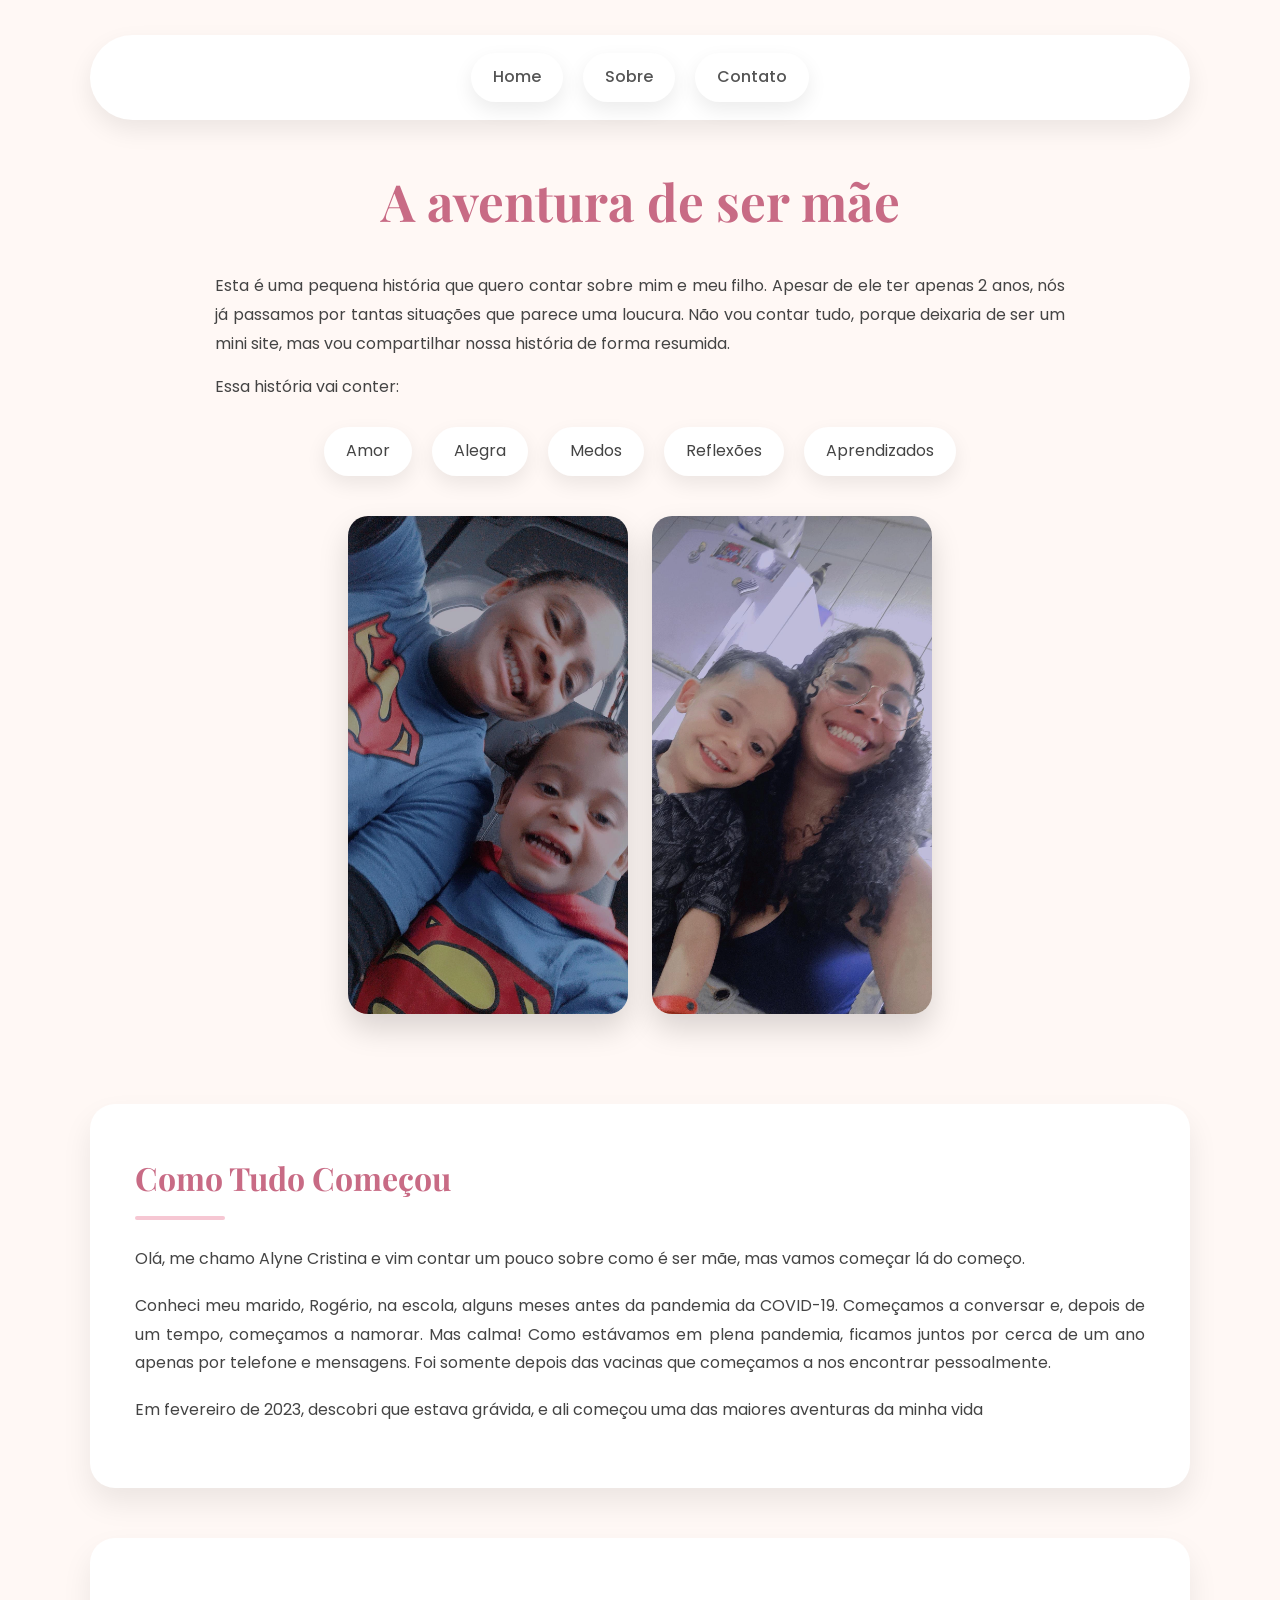
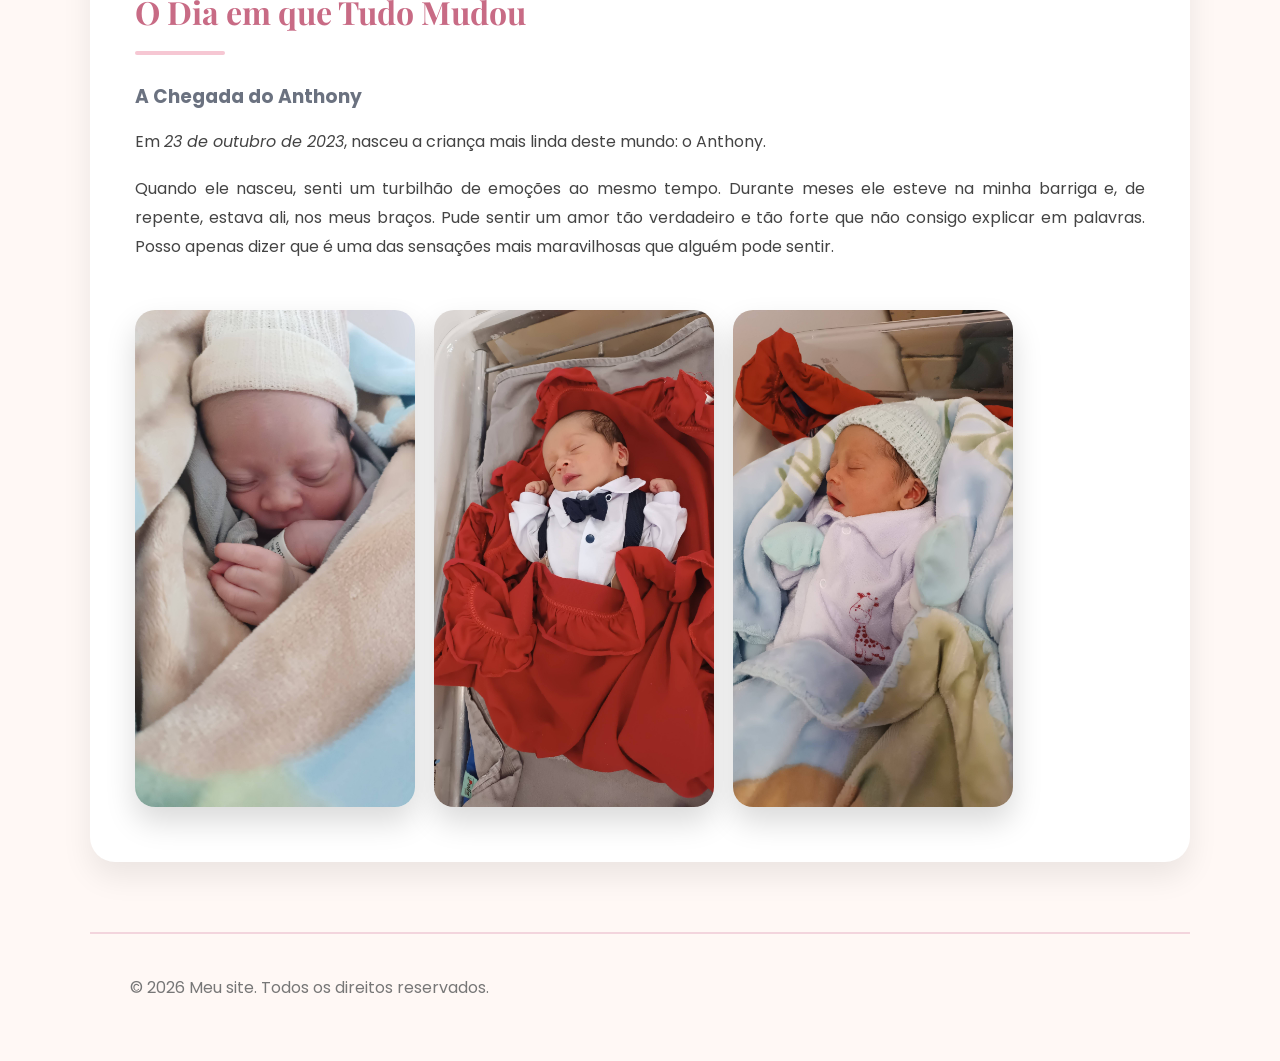
<file: index.html>
<!DOCTYPE html>

<html lang="pt-br">

<head>
    <meta charset="UTF-8">
    <meta name="viewport" content="width=device-width, initial-scale=1.0">
    <title>Alyne e Anthony</title>

    <link rel="preconnect" href="https://fonts.googleapis.com">
<link rel="preconnect" href="https://fonts.gstatic.com" crossorigin>
<link href="https://fonts.googleapis.com/css2?family=Playfair+Display:wght@600;700&family=Poppins:wght@300;400;500;600&display=swap" rel="stylesheet">

<link rel="stylesheet" href="assets/css/style.css">
</head>

<body>
    <article>
        <header>
        <nav>
            <ul>
                <li><a href="index.html">Home</a></li>
                <li><a href="sobre.html">Sobre</a></li>
                <li><a href="contato.html">Contato</a></li>
            </ul>
        </nav>

        <h1>A aventura de ser mãe</h1>
        <p>Esta é uma pequena história que quero contar sobre mim e meu filho. Apesar de ele ter apenas 2 anos, nós já passamos por tantas situações que parece uma loucura. Não vou contar tudo, porque deixaria de ser um mini site, mas vou compartilhar nossa história de forma resumida.</p>

        <p>Essa história vai conter:</p>
        <ul>
            <li>Amor</li>
            <li>Alegra</li>
            <li>Medos</li>
            <li>Reflexões</li>
            <li>Aprendizados</li>
        </ul>
        <img src="assets/img/anthony-heroi.webp" width="200" height="350">

        <img src="assets/img/mamae-anthony.webp" alt="Anthony e alyne sorrindo em uma selfie juntos" width="197" height="350">
        
        </header>

        <main>
            <section>
                <h2>Como Tudo Começou</h2>
                <p>Olá, me chamo Alyne Cristina e vim contar um pouco sobre como é ser mãe, mas vamos começar lá do começo.</p>

                <p>Conheci meu marido, Rogério, na escola, alguns meses antes da pandemia da COVID-19. Começamos a conversar e, depois de um tempo, começamos a namorar. Mas calma! Como estávamos em plena pandemia, ficamos juntos por cerca de um ano apenas por telefone e mensagens. Foi somente depois das vacinas que começamos a nos encontrar pessoalmente.</p>

                <p>Em fevereiro de 2023, descobri que estava grávida, e ali começou uma das maiores aventuras da minha vida</p>
            </section>

            <section>
                <h2>O Dia em que Tudo Mudou</h2>
                <h3>A Chegada do Anthony</h3>
                <p>Em <em>23 de outubro de 2023</em>, nasceu a criança mais linda deste mundo: o Anthony.</p>

                <p>Quando ele nasceu, senti um turbilhão de emoções ao mesmo tempo. Durante meses ele esteve na minha barriga e, de repente, estava ali, nos meus braços. Pude sentir um amor tão verdadeiro e tão forte que não consigo explicar em palavras. Posso apenas dizer que é uma das sensações mais maravilhosas que alguém pode sentir. </p>

            <img src="assets/img/anthony-recem-nascido.jpeg" alt="Anthony momentos depois de nascer" width="200" height="350">

            <img src="assets/img/anthony-saida-maternidade.jpeg" alt="Anthony momentos antes de sair de alta da maternidade" width="197" height="350">

            <img src="assets/img/anthony-bebe.jpeg" alt="Anthony 1 dia na maternidade" width="197" height="350">
            </section>

        </main>

        <footer>
            <p>&copy; 2026 Meu site. Todos os direitos reservados.</p>
        </footer>

    </article>
</body>

</html>
</file>
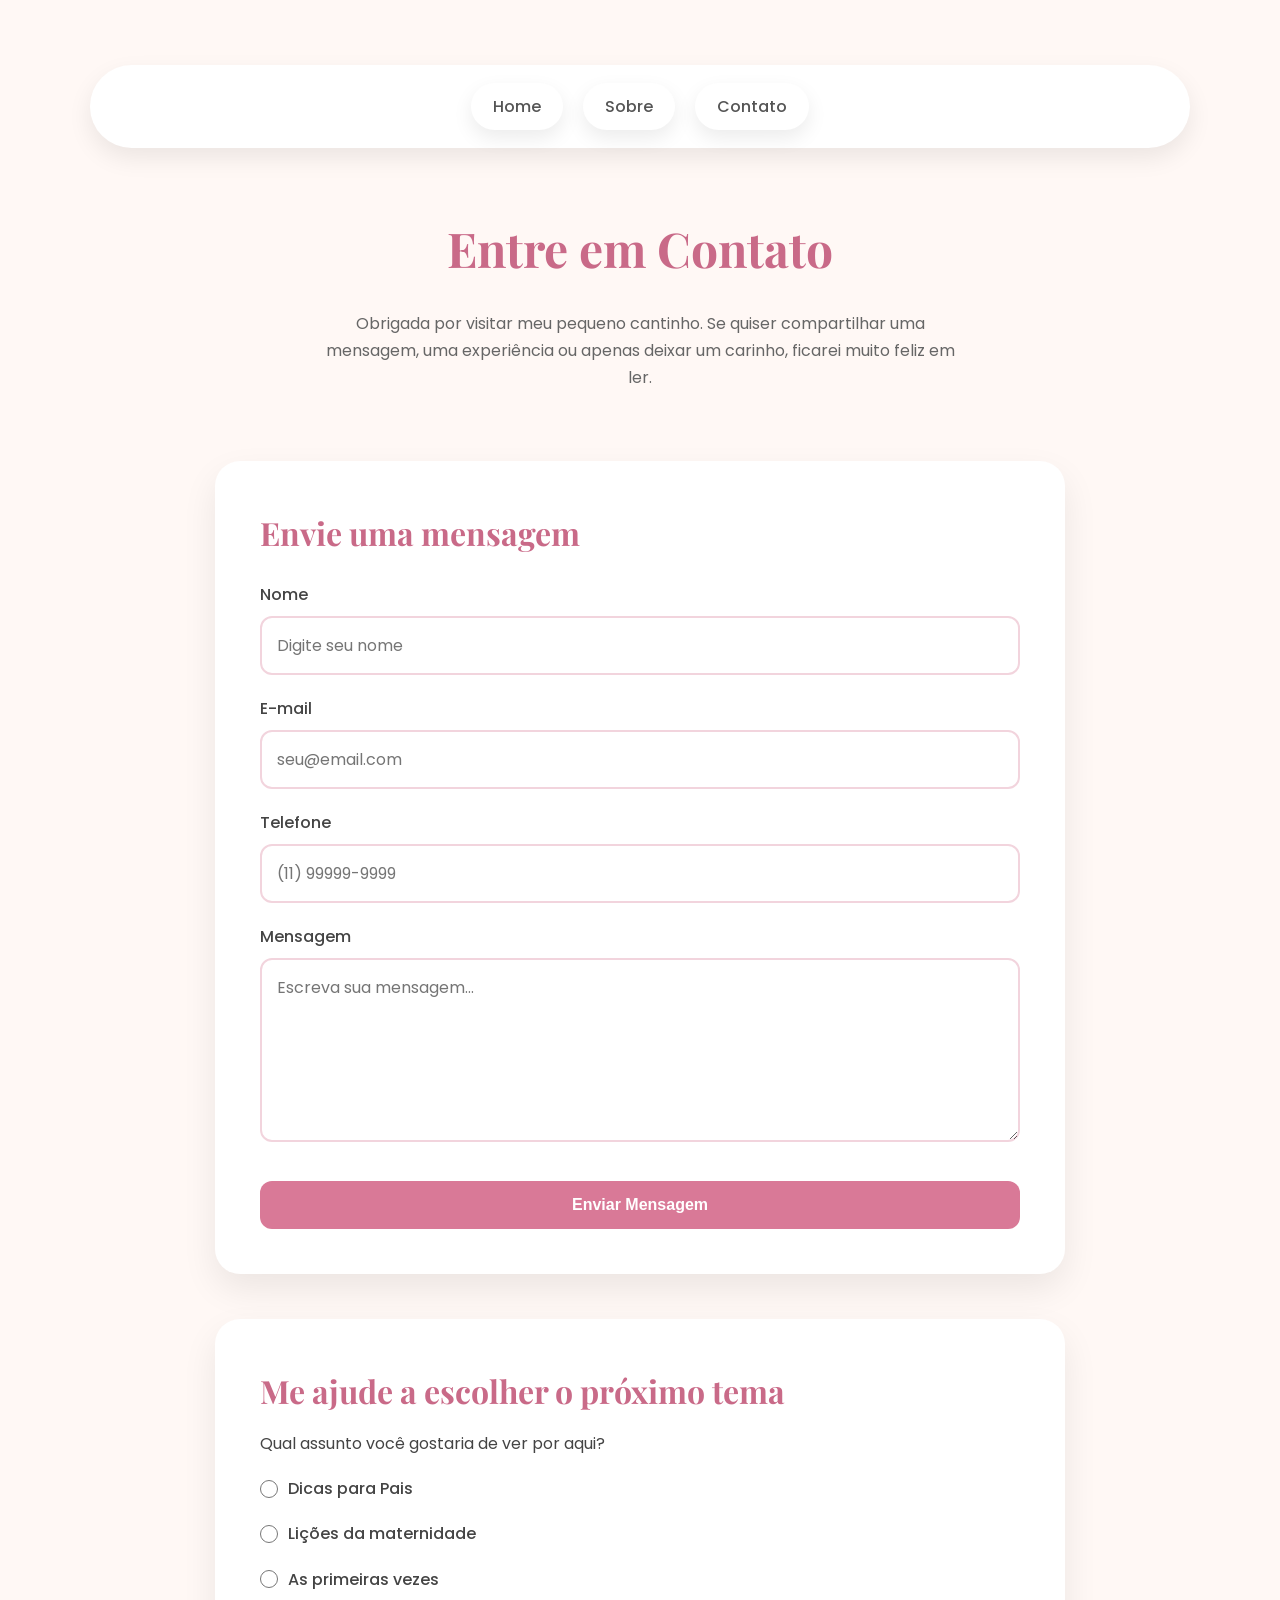
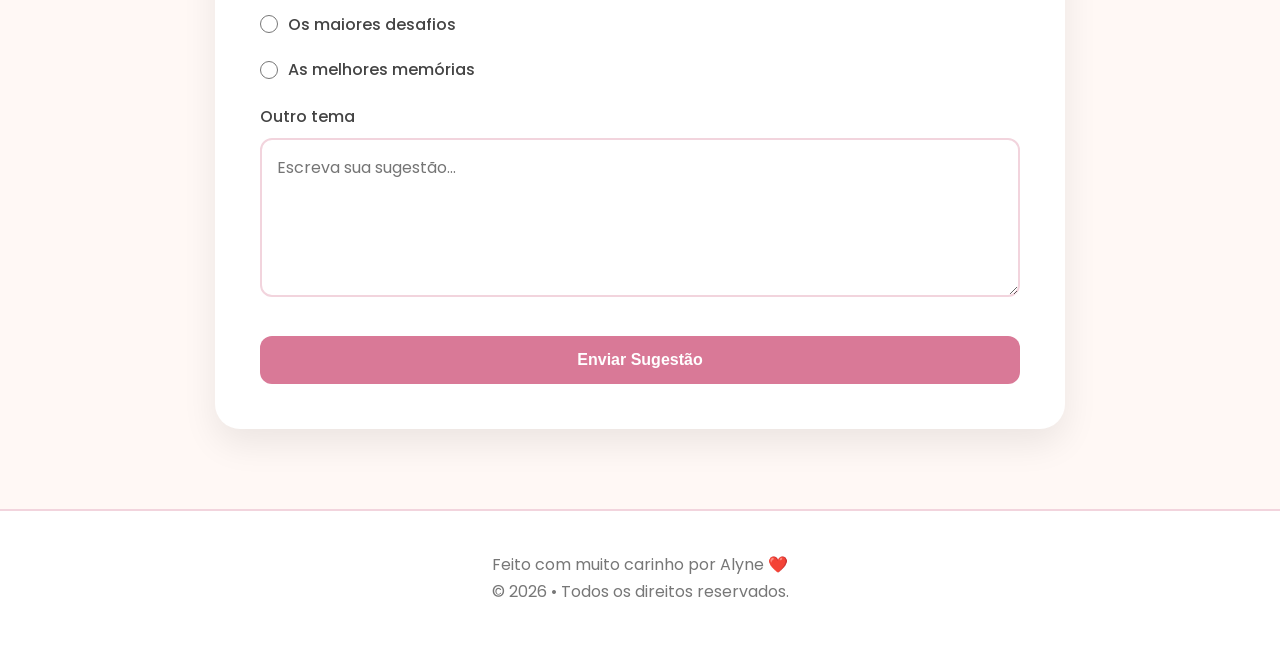
<file: contato.html>
<!DOCTYPE html>
<html lang="pt-br">

<head>
    <meta charset="UTF-8">
    <meta name="viewport" content="width=device-width, initial-scale=1.0">

    <title>Entre em Contato</title>

    <link rel="preconnect" href="https://fonts.googleapis.com">
    <link rel="preconnect" href="https://fonts.gstatic.com" crossorigin>

    <link
        href="https://fonts.googleapis.com/css2?family=Playfair+Display:wght@600;700&family=Poppins:wght@300;400;500;600&display=swap"
        rel="stylesheet">
    
    <link rel="stylesheet" href="assets/css/style-contato.css">
</head>

<body>

    <header>

        <nav>
            <ul>
                <li><a href="index.html">Home</a></li>
                <li><a href="sobre.html">Sobre</a></li>
                <li><a href="contato.html">Contato</a></li>
            </ul>
        </nav>

        <h1>Entre em Contato</h1>

        <p>
            Obrigada por visitar meu pequeno cantinho. Se quiser compartilhar uma
            mensagem, uma experiência ou apenas deixar um carinho, ficarei muito feliz em ler.
        </p>

    </header>

    <main>

        <form>

            <h2>Envie uma mensagem</h2>

            <label for="nome">Nome</label>
            <input type="text" id="nome" placeholder="Digite seu nome" required>

            <label for="email">E-mail</label>
            <input type="email" id="email" placeholder="seu@email.com" required>

            <label for="telefone">Telefone</label>
            <input type="tel" id="telefone" placeholder="(11) 99999-9999">

            <label for="mensagem">Mensagem</label>

            <textarea id="mensagem" rows="6" placeholder="Escreva sua mensagem..." required></textarea>

            <button type="submit">
                Enviar Mensagem
            </button>

        </form>

        <form>

            <h2>Me ajude a escolher o próximo tema</h2>

            <p>
                Qual assunto você gostaria de ver por aqui?
            </p>

            <div class="opcao">
                <input type="radio" id="pais" name="tema" value="Dicas para Pais">
                <label for="pais">Dicas para Pais</label>
            </div>

            <div class="opcao">
                <input type="radio" id="licoes" name="tema" value="Lições da maternidade">
                <label for="licoes">Lições da maternidade</label>
            </div>

            <div class="opcao">
                <input type="radio" id="primeiras" name="tema" value="As primeiras vezes">
                <label for="primeiras">As primeiras vezes</label>
            </div>

            <div class="opcao">
                <input type="radio" id="desafios" name="tema" value="Os maiores desafios">
                <label for="desafios">Os maiores desafios</label>
            </div>

            <div class="opcao">
                <input type="radio" id="memorias" name="tema" value="As melhores memórias">
                <label for="memorias">As melhores memórias</label>
            </div>

            <label for="outro">
                Outro tema
            </label>

            <textarea id="outro" rows="5" placeholder="Escreva sua sugestão..."></textarea>

            <button type="submit">
                Enviar Sugestão
            </button>

        </form>

    </main>

    <footer>

        <p>
            Feito com muito carinho por Alyne ❤️
        </p>

        <p>
            &copy; 2026 • Todos os direitos reservados.
        </p>

    </footer>

</body>

</html>
</file>
<file: assets/css/style.css>
*{
    margin:0;
    padding:0;
    box-sizing:border-box;
}

html{
    scroll-behavior:smooth;
}

body{
    background:#FFF8F5;
    color:#444;
    font-family:'Poppins',sans-serif;
    line-height:1.8;
}

article{
    width:min(1100px,90%);
    margin:auto;
}



nav{
    margin:35px auto;
}

nav ul{
    list-style:none;

    display:flex;
    justify-content:center;
    gap:35px;

    background:white;

    padding:18px;

    border-radius:50px;

    box-shadow:0 10px 25px rgba(0,0,0,.08);
}

nav a{
    text-decoration:none;
    color:#555;
    font-weight:500;
    transition:.3s;
}

nav a:hover{
    color:#E88CA7;
}


header{
    text-align:center;
    margin-bottom:80px;
}

h1{

    font-family:'Playfair Display',serif;

    font-size:3.2rem;

    color:#C86B85;

    margin-bottom:25px;
}

header p{
    max-width:850px;
    margin:15px auto;
}

header ul{

    margin-top:25px;

    list-style:none;

    display:flex;

    justify-content:center;

    gap:20px;

    flex-wrap:wrap;

}

header ul li{

    background:white;

    padding:10px 22px;

    border-radius:30px;

    box-shadow:0 8px 20px rgba(0,0,0,.08);

    transition:.3s;
}

header ul li:hover{

    transform:translateY(-3px);

    background:#FFE4EC;
}

header img,
section img{

    width:280px;

    max-width:100%;

    height:auto;

    border-radius:20px;

    object-fit:cover;

    box-shadow:0 15px 30px rgba(0,0,0,.15);

    transition:.4s;
}

header img:hover,
section img:hover{

    transform:scale(1.04);
}

header img{

    margin:40px 10px 0;
}

section img{

    margin-top:30px;
    margin-right:15px;
}

section{

    background:white;

    padding:45px;

    border-radius:25px;

    margin-bottom:50px;

    box-shadow:0 15px 30px rgba(0,0,0,.08);

    transition:.4s;
}

section:hover{

    transform:translateY(-5px);
}

h2{

    font-family:'Playfair Display',serif;

    font-size:2rem;

    color:#C86B85;

    margin-bottom:25px;

    position:relative;
}

h2::after{

    content:"";

    width:90px;

    height:4px;

    background:#F6C7D3;

    display:block;

    margin-top:10px;

    border-radius:20px;
}

h3{

    color:#6B7280;

    margin-bottom:15px;
}

p{

    margin-bottom:18px;

    text-align:justify;
}


footer{

    text-align:center;

    padding:40px;

    color:#777;

    margin-top:70px;

    border-top:2px solid #F3D5DD;
}

/*Essa parte eu ainda to aprendendo , nn sei completamente mas to pegando aos poucos*/
::selection{

    background:#F6BFD0;

    color:white;
}

::-webkit-scrollbar{

    width:10px;
}

::-webkit-scrollbar-thumb{

    background:#EAA0B6;

    border-radius:20px;
}

::-webkit-scrollbar-track{

    background:#FFF8F5;
}

@media(max-width:900px){

    h1{

        font-size:2.5rem;
    }

    section{

        padding:35px;
    }

    nav ul{

        gap:20px;
    }

}

@media(max-width:650px){

    nav ul{

        flex-direction:column;

        gap:15px;

        border-radius:25px;
    }

    h1{

        font-size:2rem;
    }

    h2{

        font-size:1.6rem;
    }

    article{

        width:92%;
    }

    section{

        padding:25px;
    }

    header ul{

        flex-direction:column;

        align-items:center;
    }

    header img,
    section img{

        width:100%;

        margin:20px 0;
    }

    p{

        text-align:left;
    }

}
</file>
<file: assets/css/style-contato.css>
*{
    margin:0;
    padding:0;
    box-sizing:border-box;
}

html{
    scroll-behavior:smooth;
}

body{

    background:#FFF8F5;

    font-family:'Poppins',sans-serif;

    color:#444;

    line-height:1.7;
}

header{

    width:min(1100px,90%);

    margin:auto;

    text-align:center;

    padding:40px 0 70px;
}

nav{

    margin-bottom:60px;
}

nav ul{

    display:flex;

    justify-content:center;

    gap:35px;

    list-style:none;

    background:white;

    padding:18px;

    border-radius:50px;

    box-shadow:0 10px 25px rgba(0,0,0,.08);
}

nav a{

    text-decoration:none;

    color:#555;

    font-weight:500;

    transition:.3s;
}

nav a:hover{

    color:#D97997;
}

h1{

    font-family:'Playfair Display',serif;

    font-size:3rem;

    color:#C96A88;

    margin-bottom:20px;
}

header p{

    max-width:650px;

    margin:auto;

    color:#666;
}

header ul{

    margin-top:25px;

    list-style:none;

    display:flex;

    justify-content:center;

    gap:20px;

    flex-wrap:wrap;

}

header ul li{

    background:white;

    padding:10px 22px;

    border-radius:30px;

    box-shadow:0 8px 20px rgba(0,0,0,.08);

    transition:.3s;
}

header ul li:hover{

    transform:translateY(-3px);

    background:#FFE4EC;
}

h2{

    font-family:'Playfair Display',serif;

    color:#C96A88;

    margin-bottom:12px;

    font-size:2rem;
}

main{

    width:min(850px,90%);

    margin:auto;
}

form{

    background:white;

    padding:45px;

    border-radius:25px;

    margin-bottom:45px;

    box-shadow:0 15px 35px rgba(0,0,0,.08);

    transition:.4s;
}

form:hover{

    transform:translateY(-5px);

    box-shadow:0 18px 40px rgba(0,0,0,.12);
}

label{

    display:block;

    margin-top:20px;

    margin-bottom:8px;

    font-weight:500;
}

input[type=text],
input[type=email],
input[type=tel],
textarea{

    width:100%;

    padding:15px;

    border:2px solid #F2D4DD;

    border-radius:12px;

    font-size:1rem;

    font-family:'Poppins',sans-serif;

    transition:.3s;
}

textarea{

    resize:vertical;

    min-height:140px;
}

input:focus,
textarea:focus{

    outline:none;

    border-color:#D97997;

    box-shadow:0 0 12px rgba(217,121,151,.25);
}

.opcao{

    display:flex;

    align-items:center;

    gap:10px;

    margin:18px 0;
}

.opcao input{

    width:18px;

    height:18px;

    accent-color:#D97997;
}

.opcao label{

    margin:0;

    cursor:pointer;
}

button{

    width:100%;

    margin-top:30px;

    padding:15px;

    border:none;

    border-radius:12px;

    background:#D97997;

    color:white;

    font-size:1rem;

    font-weight:600;

    cursor:pointer;

    transition:.3s;
}

button:hover{

    background:#C46384;

    transform:translateY(-2px);
}

footer{

    margin-top:80px;

    padding:40px;

    text-align:center;

    background:white;

    color:#777;

    border-top:2px solid #F2D4DD;
}

::-webkit-scrollbar{

    width:10px;
}

::-webkit-scrollbar-thumb{

    background:#D97997;

    border-radius:20px;
}

::-webkit-scrollbar-track{

    background:#FFF8F5;
}

form{

    animation:subir .8s ease;
}

@keyframes subir{

    from{

        opacity:0;

        transform:translateY(30px);
    }

    to{

        opacity:1;

        transform:translateY(0);
    }

}

@media(max-width:768px){

    nav ul{

        flex-direction:column;

        gap:15px;

        border-radius:20px;
    }

    h1{

        font-size:2.3rem;
    }

    h2{

        font-size:1.7rem;
    }

    form{

        padding:28px;
    }

}
</file>
